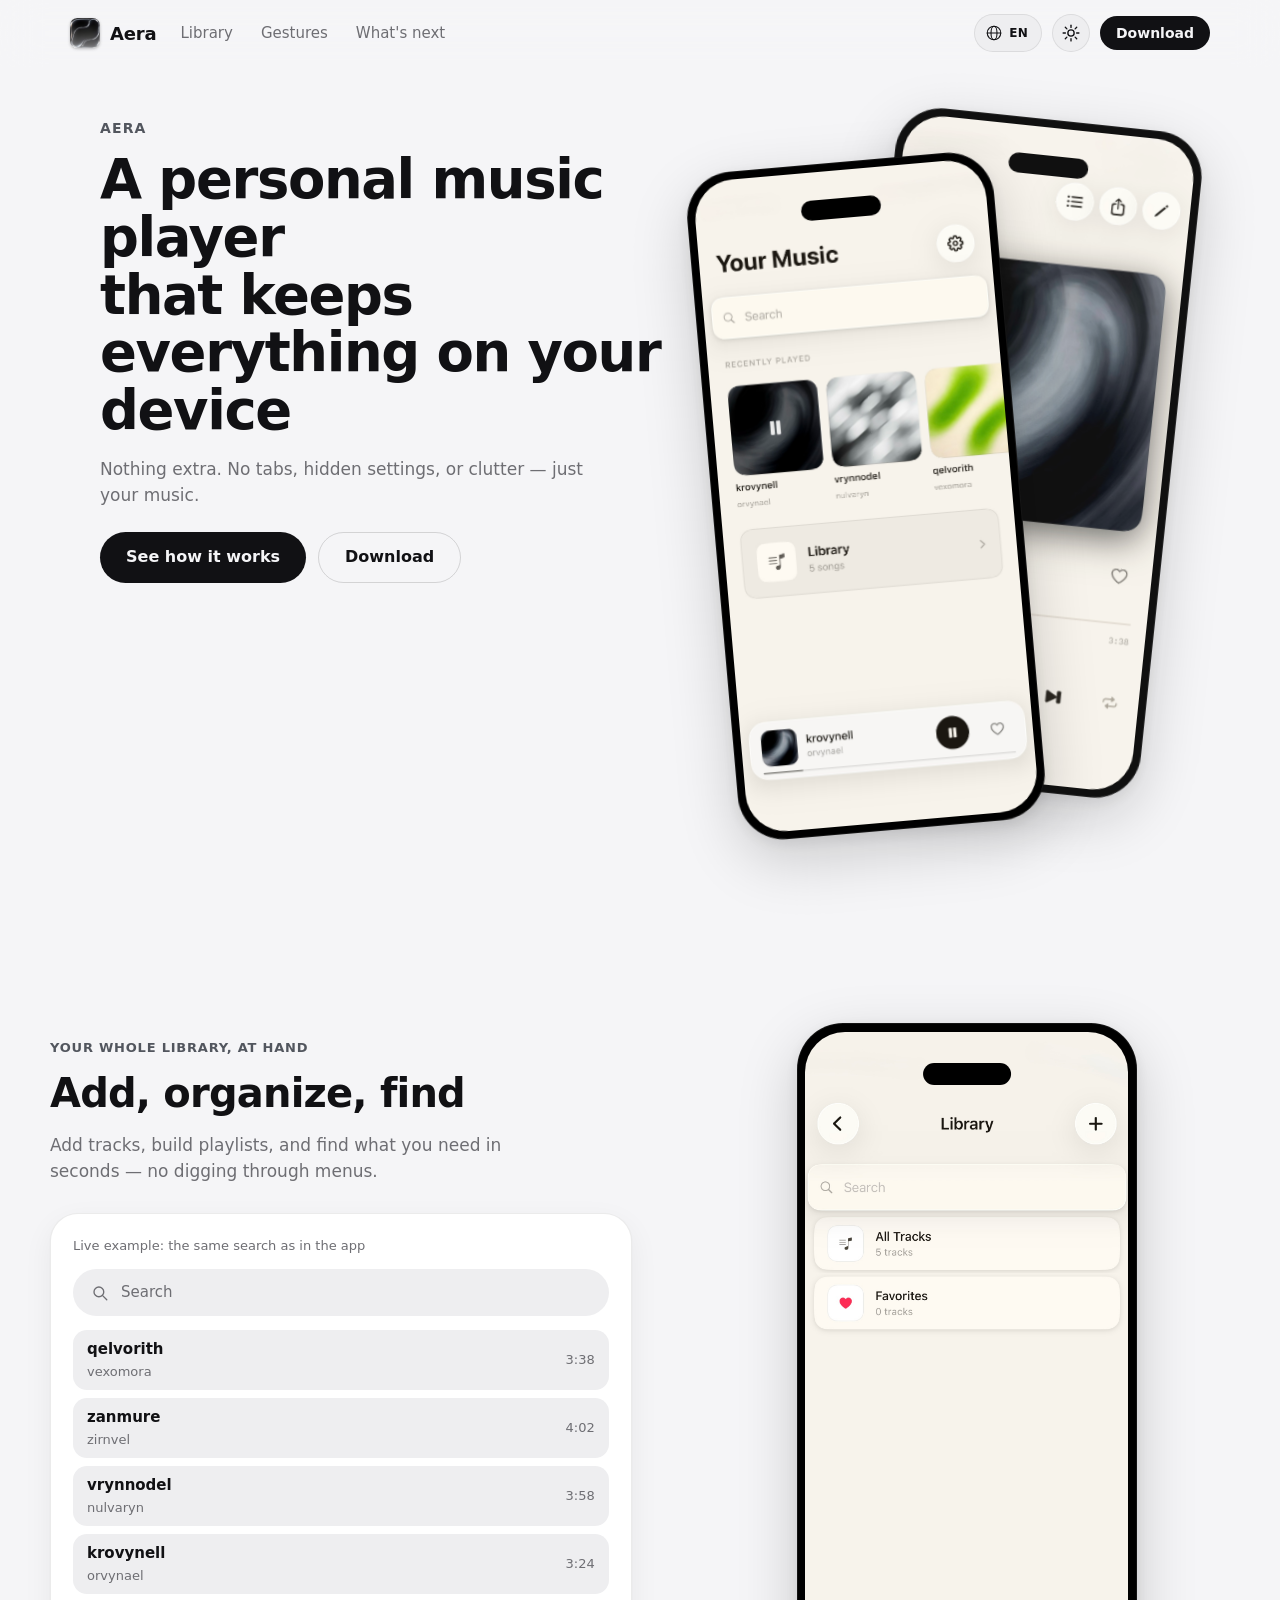
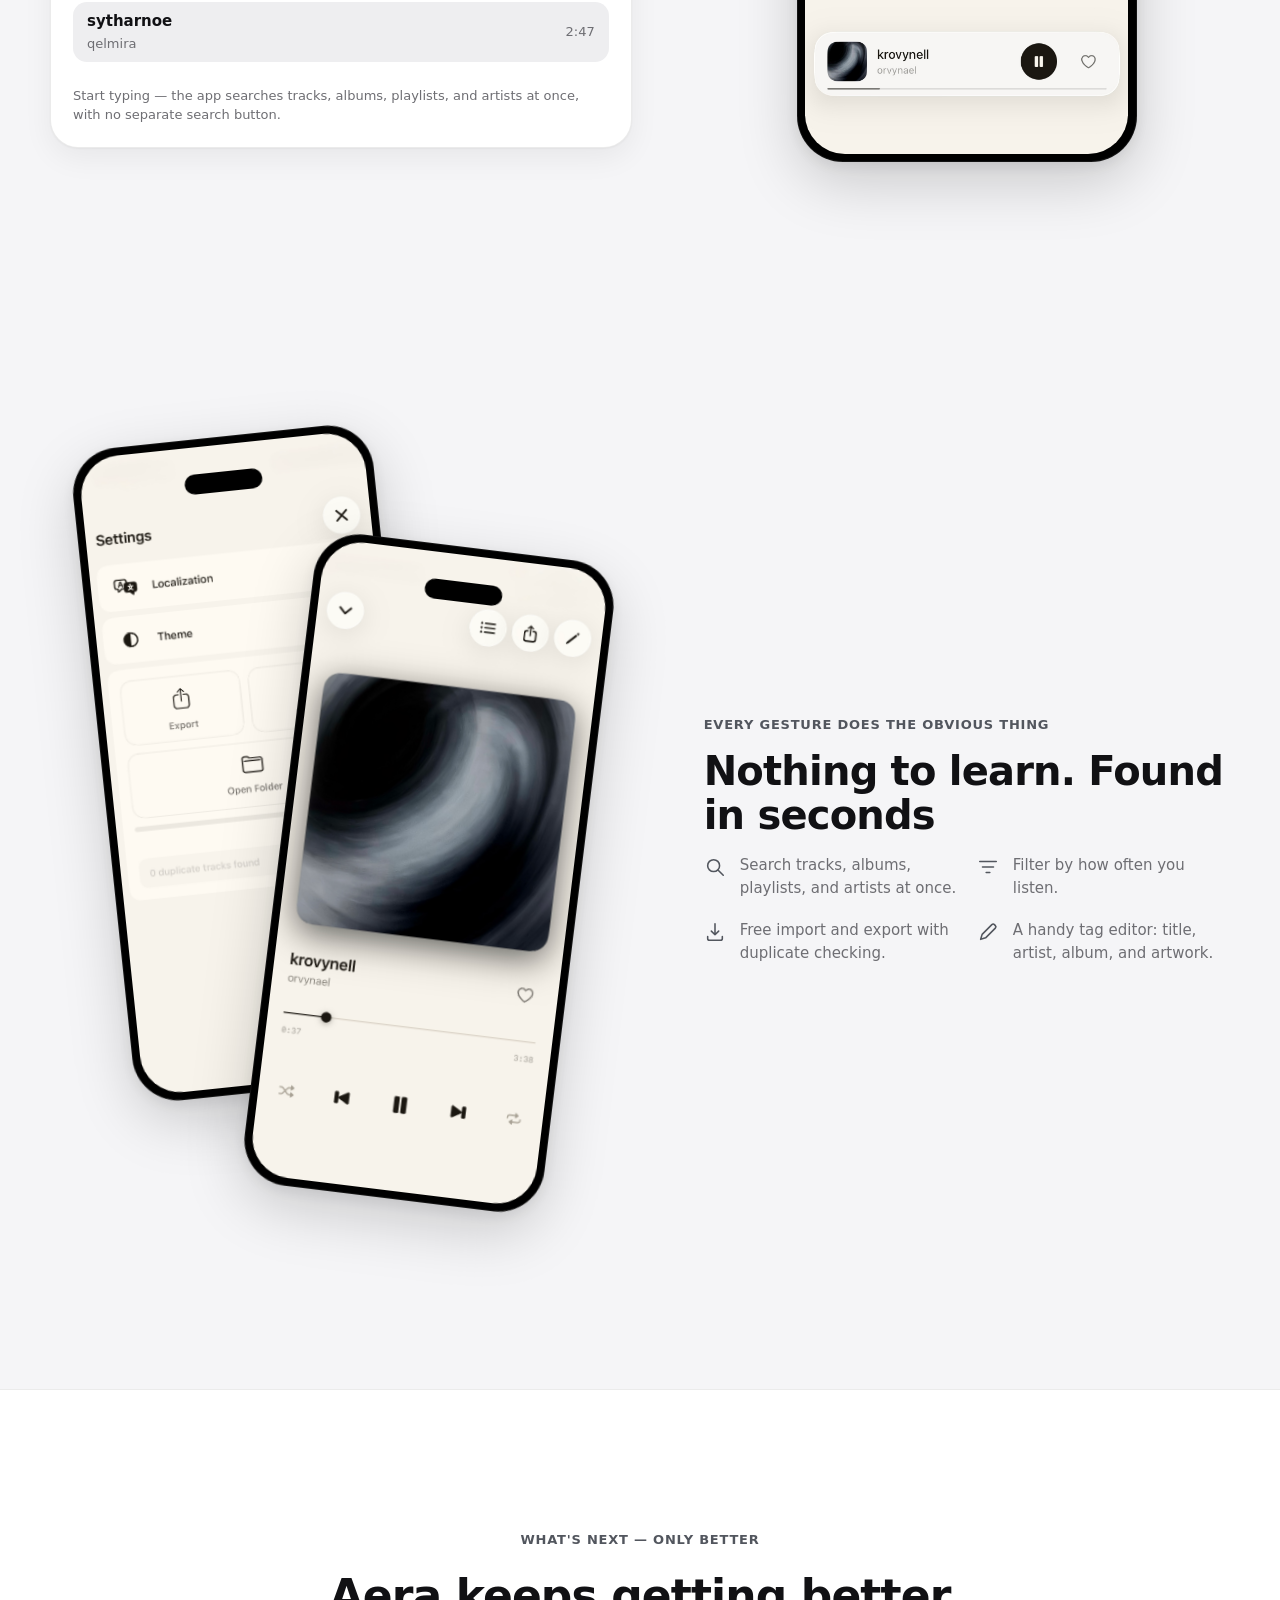
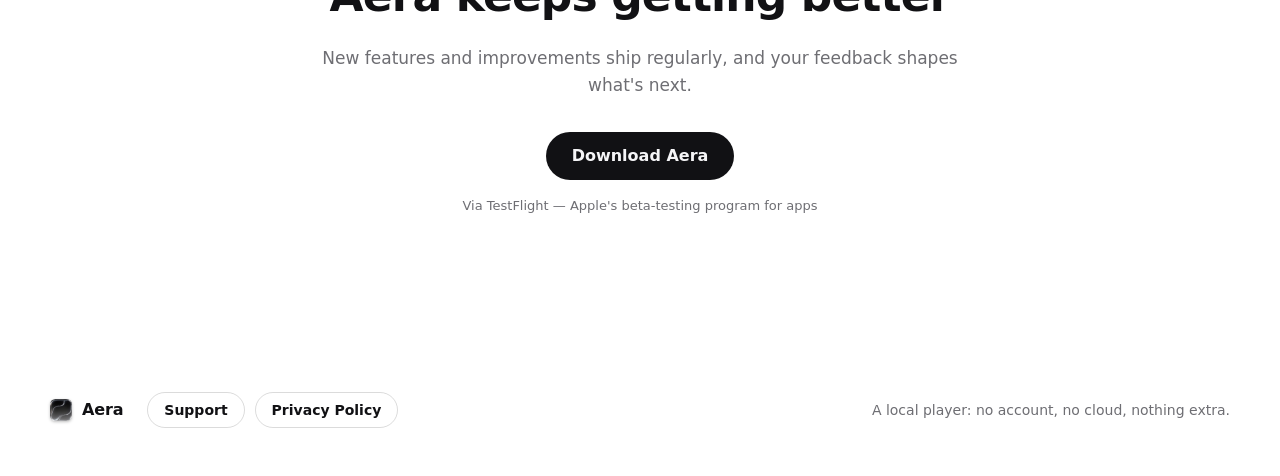
<file: index.html>
<!DOCTYPE html>
<html lang="ru">
<head>
<meta charset="UTF-8">
<meta name="viewport" content="width=device-width, initial-scale=1">
<title data-i18n="index.metaTitle">Aera — личный музыкальный плеер</title>
<meta name="description" content="Aera — музыкальный плеер, который хранит всё на устройстве. Никаких вкладок, спрятанных настроек и мусора — только ваша музыка." data-i18n-content="index.metaDescription">
<link rel="icon" href="img/icon-light.png" media="(prefers-color-scheme: light)">
<link rel="icon" href="img/icon-dark.png" media="(prefers-color-scheme: dark)">
<link rel="icon" href="img/icon-light.png">
<link rel="stylesheet" href="css/styles.css">
</head>
<body>

<a class="skip-link" href="#top" data-i18n="nav.skip">Перейти к содержимому</a>

<header class="nav" id="nav">
  <div class="nav__inner">
    <a class="brand" href="#top" aria-label="Aera — на главную" data-i18n-aria-label="nav.homeAria">
      <span class="brand__icon">
        <img class="shot shot--light" src="img/icon-light.png" alt="" width="64" height="64">
        <img class="shot shot--dark" src="img/icon-dark.png" alt="" width="64" height="64">
      </span>
      <span class="brand__name">Aera</span>
    </a>

    <nav class="nav__links" aria-label="Основная навигация" data-i18n-aria-label="nav.primaryAria">
      <a href="#library" data-i18n="nav.library">Библиотека</a>
      <a href="#gestures" data-i18n="nav.gestures">Жесты</a>
      <a href="#future" data-i18n="nav.future">Дальше</a>
    </nav>

    <div class="nav__actions">
      <div class="lang-switcher" id="langSwitcher">
        <button class="lang-toggle" id="langToggle" type="button" aria-haspopup="listbox" aria-expanded="false" aria-label="Изменить язык" data-i18n-aria-label="nav.langAria">
          <svg class="icon" viewBox="0 0 24 24" aria-hidden="true"><circle cx="12" cy="12" r="9"/><ellipse cx="12" cy="12" rx="4" ry="9"/><line x1="3" y1="12" x2="21" y2="12"/></svg>
          <span class="lang-toggle__code" id="langToggleCode">RU</span>
        </button>
        <ul class="lang-menu" id="langMenu" role="listbox" hidden>
          <li role="option" data-lang="be"><button type="button">Беларуская</button></li>
          <li role="option" data-lang="bg"><button type="button">Български</button></li>
          <li role="option" data-lang="de"><button type="button">Deutsch</button></li>
          <li role="option" data-lang="en"><button type="button">English</button></li>
          <li role="option" data-lang="ru"><button type="button">Русский</button></li>
          <li role="option" data-lang="uk"><button type="button">Українська</button></li>
        </ul>
      </div>
      <button class="theme-toggle" id="themeToggle" type="button" aria-label="Переключить тему" data-i18n-aria-label="nav.themeAria">
        <svg class="icon icon--sun" viewBox="0 0 24 24" aria-hidden="true"><circle cx="12" cy="12" r="4.2"/><g class="rays"><line x1="12" y1="1.5" x2="12" y2="4.5"/><line x1="12" y1="19.5" x2="12" y2="22.5"/><line x1="1.5" y1="12" x2="4.5" y2="12"/><line x1="19.5" y1="12" x2="22.5" y2="12"/><line x1="4.4" y1="4.4" x2="6.5" y2="6.5"/><line x1="17.5" y1="17.5" x2="19.6" y2="19.6"/><line x1="4.4" y1="19.6" x2="6.5" y2="17.5"/><line x1="17.5" y1="6.5" x2="19.6" y2="4.4"/></g></svg>
        <svg class="icon icon--moon" viewBox="0 0 24 24" aria-hidden="true"><path d="M20.5 14.5A8.5 8.5 0 1 1 9.5 3.5a7 7 0 0 0 11 11z"/></svg>
      </button>
      <a class="btn btn--small btn--primary" href="https://testflight.apple.com/join/pvtwaEbs" target="_blank" rel="noopener noreferrer" data-i18n="nav.download">Скачать</a>
    </div>
  </div>
</header>

<main>

  <section class="hero" id="top">
    <div class="hero__text reveal">
      <p class="eyebrow">Aera</p>
      <h1 class="hero__title" data-i18n-html="hero.title">Личный музыкальный плеер,<br>который хранит всё на устройстве</h1>
      <p class="hero__lead" data-i18n="hero.lead">Ничего лишнего. Никаких вкладок, спрятанных настроек и мусора — только ваша музыка.</p>
      <div class="hero__actions">
        <a class="btn btn--primary btn--large" href="#gestures" data-i18n="hero.ctaPrimary">Смотреть, как это работает</a>
        <a class="btn btn--ghost btn--large" href="https://testflight.apple.com/join/pvtwaEbs" target="_blank" rel="noopener noreferrer" data-i18n="nav.download">Скачать</a>
      </div>
    </div>

    <div class="hero__visual reveal reveal--delay">
      <div class="phone phone--back">
        <div class="phone__frame">
          <div class="phone__island"></div>
          <div class="phone__screen">
            <img class="shot shot--light" src="img/track-white.png" alt="Полноэкранный плеер Aera с обложкой альбома" data-i18n-alt="hero.imgTrackAlt" width="1206" height="2622" loading="eager">
            <img class="shot shot--dark" src="img/track-black.png" alt="Полноэкранный плеер Aera с обложкой альбома" data-i18n-alt="hero.imgTrackAlt" width="1206" height="2622" loading="eager">
          </div>
        </div>
      </div>
      <div class="phone phone--front">
        <div class="phone__frame">
          <div class="phone__island"></div>
          <div class="phone__screen">
            <img class="shot shot--light" src="img/main-screen-white.png" alt="Главный экран Aera «Your Music» с мини-плеером" data-i18n-alt="hero.imgMainAlt" width="1206" height="2622" loading="eager">
            <img class="shot shot--dark" src="img/main-screen-black.png" alt="Главный экран Aera «Your Music» с мини-плеером" data-i18n-alt="hero.imgMainAlt" width="1206" height="2622" loading="eager">
          </div>
        </div>
      </div>
    </div>
  </section>

  <section class="section" id="library">
    <div class="section__grid">
      <div class="section__text reveal">
        <p class="kicker" data-i18n="library.kicker">Вся библиотека под рукой</p>
        <h2 data-i18n="library.heading">Добавляйте, собирайте, находите</h2>
        <p class="section__lead" data-i18n="library.lead">Добавляйте треки, собирайте плейлисты и находите нужное за секунды — без блужданий по меню.</p>

        <div class="demo-card">
          <p class="demo-card__label" data-i18n="library.demoLabel">Живой пример: тот же поиск, что в приложении</p>
          <div class="demo-search">
            <svg viewBox="0 0 24 24" aria-hidden="true"><circle cx="10.5" cy="10.5" r="6.5"/><line x1="15.5" y1="15.5" x2="21" y2="21"/></svg>
            <input class="demo-search__input" id="demoSearchInput" type="text" placeholder="Поиск" aria-label="Поиск по демо-библиотеке" data-i18n-placeholder="library.searchPlaceholder" data-i18n-aria-label="library.searchAria" autocomplete="off">
          </div>
          <ul class="demo-tracks">
            <li class="demo-track" data-title="qelvorith" data-artist="vexomora">
              <span class="demo-track__meta"><strong>qelvorith</strong><em>vexomora</em></span>
              <span class="demo-track__duration">3:38</span>
            </li>
            <li class="demo-track" data-title="zanmure" data-artist="zirnvel">
              <span class="demo-track__meta"><strong>zanmure</strong><em>zirnvel</em></span>
              <span class="demo-track__duration">4:02</span>
            </li>
            <li class="demo-track" data-title="vrynnodel" data-artist="nulvaryn">
              <span class="demo-track__meta"><strong>vrynnodel</strong><em>nulvaryn</em></span>
              <span class="demo-track__duration">3:58</span>
            </li>
            <li class="demo-track" data-title="krovynell" data-artist="orvynael">
              <span class="demo-track__meta"><strong>krovynell</strong><em>orvynael</em></span>
              <span class="demo-track__duration">3:24</span>
            </li>
            <li class="demo-track" data-title="sytharnoe" data-artist="qelmira">
              <span class="demo-track__meta"><strong>sytharnoe</strong><em>qelmira</em></span>
              <span class="demo-track__duration">2:47</span>
            </li>
          </ul>
          <p class="demo-card__empty" id="demoSearchEmpty" hidden data-i18n="library.emptyResult">Ничего не найдено</p>
          <p class="demo-card__hint" data-i18n="library.demoHint">Начните печатать — приложение ищет сразу по трекам, альбомам, плейлистам и исполнителям, без отдельной кнопки поиска.</p>
        </div>
      </div>

      <div class="section__visual reveal reveal--delay">
        <div class="phone phone--solo">
          <div class="phone__frame">
            <div class="phone__island"></div>
            <div class="phone__screen">
              <img class="shot shot--light" src="img/library-white.png" alt="Экран «Library» с плейлистами Aera" data-i18n-alt="library.imgAlt" width="1206" height="2622" loading="lazy">
              <img class="shot shot--dark" src="img/library-black.png" alt="Экран «Library» с плейлистами Aera" data-i18n-alt="library.imgAlt" width="1206" height="2622" loading="lazy">
            </div>
          </div>
        </div>
      </div>
    </div>
  </section>

  <section class="section" id="gestures">
    <div class="section__grid">
      <div class="section__visual section__visual--pair reveal reveal--delay">
        <div class="phone phone--pair">
          <div class="phone__frame">
            <div class="phone__island"></div>
            <div class="phone__screen">
              <img class="shot shot--light" src="img/settings-white.png" alt="Экран настроек Aera: импорт, экспорт и проверка дубликатов" data-i18n-alt="gestures.imgSettingsAlt" width="1206" height="2622" loading="lazy">
              <img class="shot shot--dark" src="img/settings-black.png" alt="Экран настроек Aera: импорт, экспорт и проверка дубликатов" data-i18n-alt="gestures.imgSettingsAlt" width="1206" height="2622" loading="lazy">
            </div>
          </div>
        </div>
        <div class="phone phone--pair phone--pair-offset">
          <div class="phone__frame">
            <div class="phone__island"></div>
            <div class="phone__screen">
              <img class="shot shot--light" src="img/track-white.png" alt="Экран трека с редактированием тегов в Aera" data-i18n-alt="gestures.imgTrackAlt" width="1206" height="2622" loading="lazy">
              <img class="shot shot--dark" src="img/track-black.png" alt="Экран трека с редактированием тегов в Aera" data-i18n-alt="gestures.imgTrackAlt" width="1206" height="2622" loading="lazy">
            </div>
          </div>
        </div>
      </div>

      <div class="section__text reveal">
        <p class="kicker" data-i18n="gestures.kicker">Каждый жест делает очевидное</p>
        <h2 data-i18n="gestures.heading">Учиться нечему. Найдётся за секунды</h2>
        <div class="feature-grid">
          <div class="feature">
            <svg class="feature__icon" viewBox="0 0 24 24" aria-hidden="true"><circle cx="10.5" cy="10.5" r="6.5"/><line x1="15.5" y1="15.5" x2="21" y2="21"/></svg>
            <p data-i18n="gestures.feature1">Поиск сразу по трекам, альбомам, плейлистам и исполнителям.</p>
          </div>
          <div class="feature">
            <svg class="feature__icon" viewBox="0 0 24 24" aria-hidden="true"><path d="M3 6h18M6 12h12M10 18h4"/></svg>
            <p data-i18n="gestures.feature2">Фильтр по частоте прослушивания.</p>
          </div>
          <div class="feature">
            <svg class="feature__icon" viewBox="0 0 24 24" aria-hidden="true"><path d="M12 3v12m0 0l-4-4m4 4l4-4"/><path d="M4 17v2a2 2 0 0 0 2 2h12a2 2 0 0 0 2-2v-2"/></svg>
            <p data-i18n="gestures.feature3">Свободный импорт и экспорт треков с проверкой на дубликаты.</p>
          </div>
          <div class="feature">
            <svg class="feature__icon" viewBox="0 0 24 24" aria-hidden="true"><path d="M4 20l1.6-5.4L16.2 4a2 2 0 0 1 2.8 0l1 1a2 2 0 0 1 0 2.8L9.4 18.4 4 20z"/></svg>
            <p data-i18n="gestures.feature4">Удобный редактор тегов: название, исполнитель, альбом и обложка.</p>
          </div>
        </div>
      </div>
    </div>
  </section>

  <section class="future" id="future">
    <div class="future__inner reveal">
      <p class="kicker" data-i18n="future.kicker">Дальше — только лучше</p>
      <h2 data-i18n="future.heading">Aera активно развивается</h2>
      <p class="future__lead" data-i18n="future.lead">Новые возможности и улучшения выходят регулярно, а ваши отзывы определяют, что будет дальше.</p>
      <div class="future__actions">
        <a class="btn btn--large btn--primary" href="https://testflight.apple.com/join/pvtwaEbs" target="_blank" rel="noopener noreferrer" data-i18n="future.cta">Скачать Aera</a>
      </div>
      <p class="future__note" data-i18n="future.note">Через TestFlight — бета-программа Apple для тестирования приложений</p>
    </div>
  </section>

</main>

<footer class="footer">
  <div class="footer__inner">
    <div class="footer__brand-group">
      <a class="brand brand--footer" href="#top" aria-label="Aera — на главную" data-i18n-aria-label="nav.homeAria">
        <span class="brand__icon brand__icon--sm">
          <img class="shot shot--light" src="img/icon-light.png" alt="" width="64" height="64">
          <img class="shot shot--dark" src="img/icon-dark.png" alt="" width="64" height="64">
        </span>
        <span class="brand__name">Aera</span>
      </a>
      <nav class="footer__links" aria-label="Дополнительно" data-i18n-aria-label="footer.moreAria">
        <a class="btn btn--small btn--ghost" href="support.html" data-i18n="footer.support">Поддержка</a>
        <a class="btn btn--small btn--ghost" href="privacy.html" data-i18n="footer.privacy">Конфиденциальность</a>
      </nav>
    </div>
    <p data-i18n="footer.tagline">Локальный плеер: без аккаунта, без облака, без лишнего.</p>
  </div>
</footer>

<script src="js/i18n.js" defer></script>
<script src="js/script.js" defer></script>
</body>
</html>
</file>
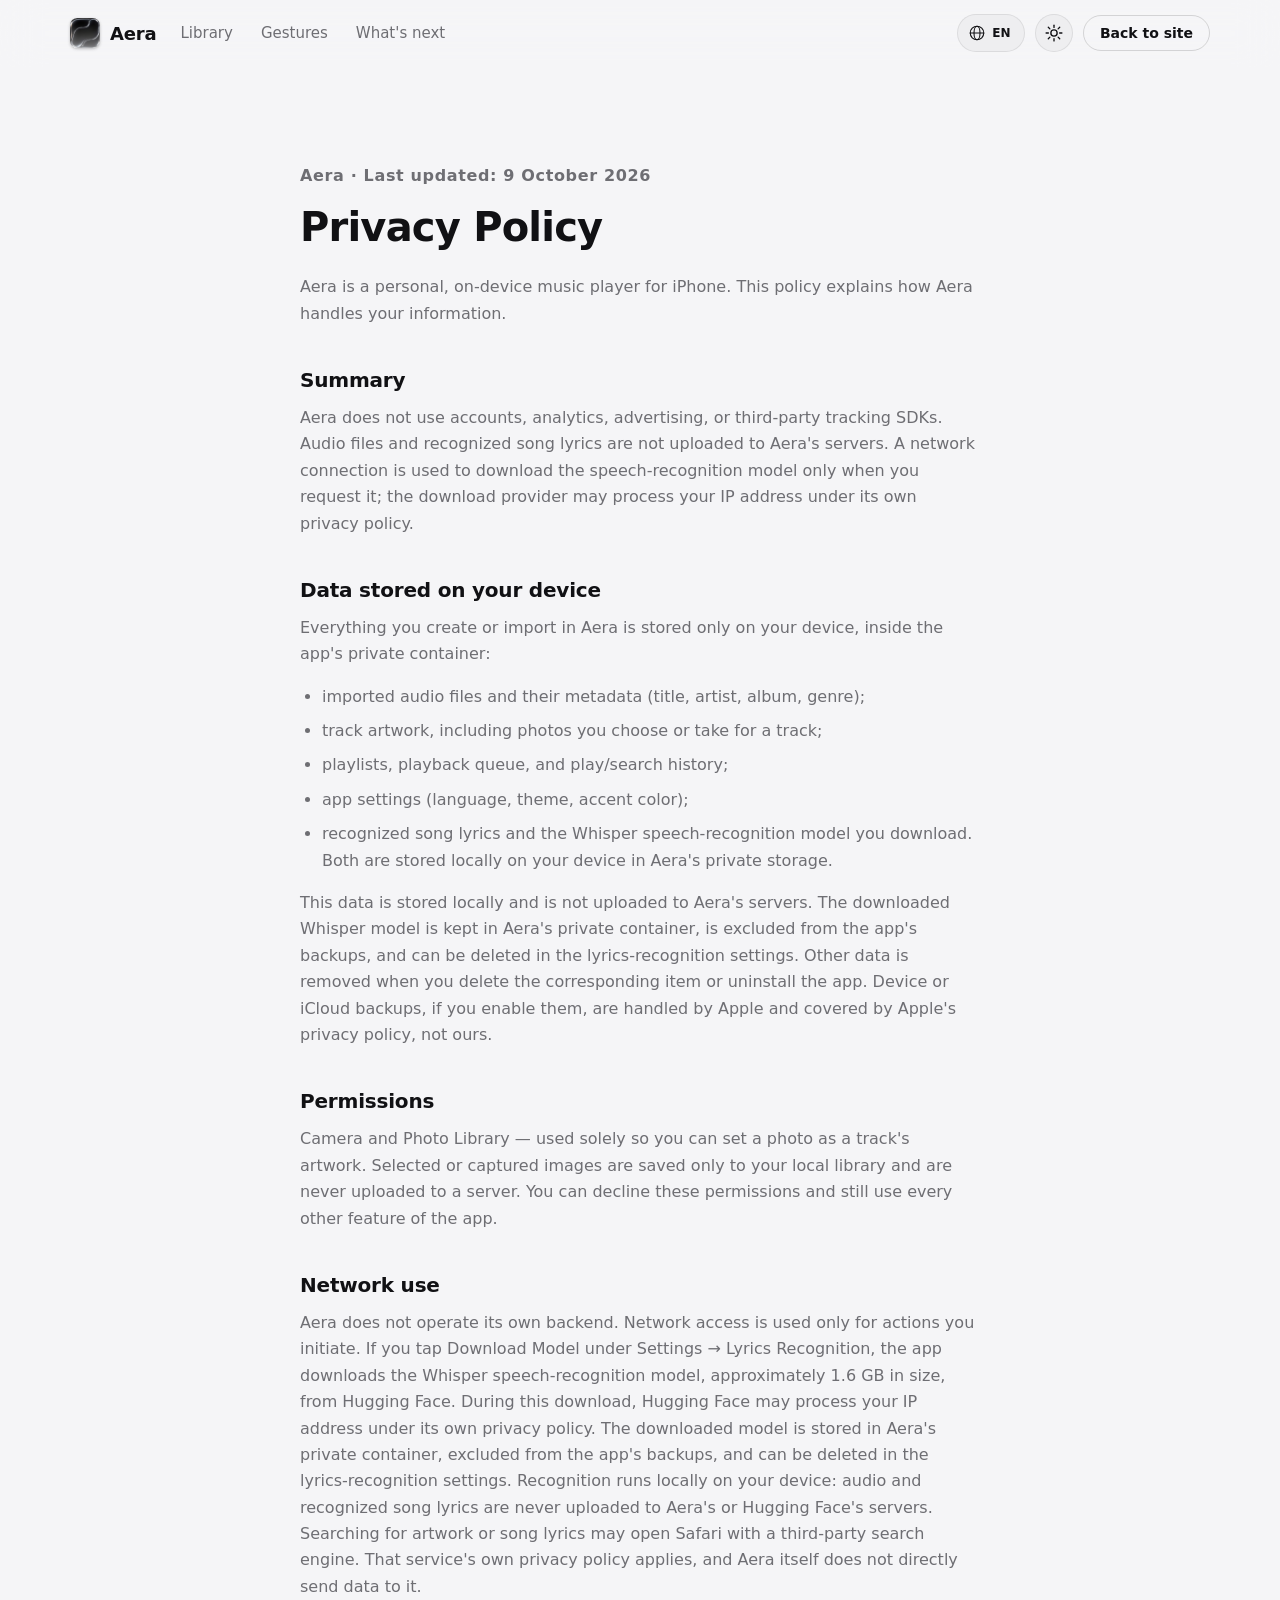
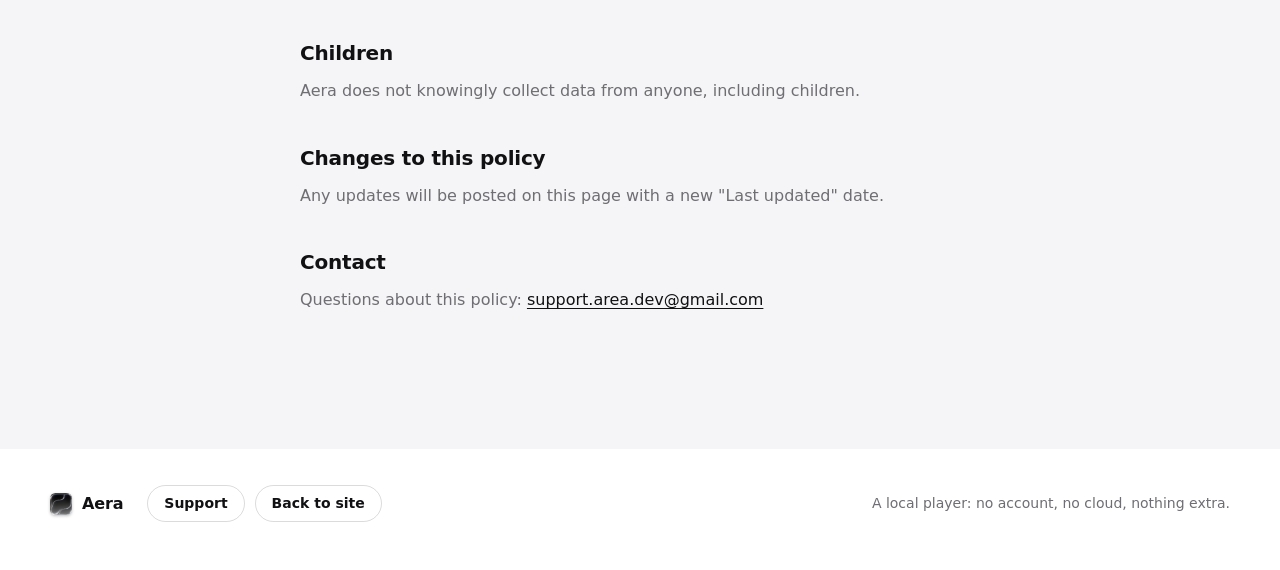
<file: privacy.html>
<!DOCTYPE html>
<html lang="ru">
<head>
<meta charset="UTF-8">
<meta name="viewport" content="width=device-width, initial-scale=1">
<title data-i18n="privacy.metaTitle">Privacy Policy — Aera</title>
<meta name="description" content="Aera privacy policy: what data stays on your device, what permissions the app asks for, and how to contact us." data-i18n-content="privacy.metaDescription">
<link rel="icon" href="img/icon-light.png" media="(prefers-color-scheme: light)">
<link rel="icon" href="img/icon-dark.png" media="(prefers-color-scheme: dark)">
<link rel="icon" href="img/icon-light.png">
<link rel="stylesheet" href="css/styles.css">
</head>
<body>

<a class="skip-link" href="#content" data-i18n="nav.skip">Skip to content</a>

<header class="nav" id="nav">
  <div class="nav__inner">
    <a class="brand" href="index.html" aria-label="Aera — home" data-i18n-aria-label="nav.homeAria">
      <span class="brand__icon">
        <img class="shot shot--light" src="img/icon-light.png" alt="" width="64" height="64">
        <img class="shot shot--dark" src="img/icon-dark.png" alt="" width="64" height="64">
      </span>
      <span class="brand__name">Aera</span>
    </a>

    <nav class="nav__links" aria-label="Primary" data-i18n-aria-label="nav.primaryAria">
      <a href="index.html#library" data-i18n="nav.library">Library</a>
      <a href="index.html#gestures" data-i18n="nav.gestures">Gestures</a>
      <a href="index.html#future" data-i18n="nav.future">What's next</a>
    </nav>

    <div class="nav__actions">
      <div class="lang-switcher" id="langSwitcher">
        <button class="lang-toggle" id="langToggle" type="button" aria-haspopup="listbox" aria-expanded="false" aria-label="Change language" data-i18n-aria-label="nav.langAria">
          <svg class="icon" viewBox="0 0 24 24" aria-hidden="true"><circle cx="12" cy="12" r="9"/><ellipse cx="12" cy="12" rx="4" ry="9"/><line x1="3" y1="12" x2="21" y2="12"/></svg>
          <span class="lang-toggle__code" id="langToggleCode">EN</span>
        </button>
        <ul class="lang-menu" id="langMenu" role="listbox" hidden>
          <li role="option" data-lang="be"><button type="button">Беларуская</button></li>
          <li role="option" data-lang="bg"><button type="button">Български</button></li>
          <li role="option" data-lang="de"><button type="button">Deutsch</button></li>
          <li role="option" data-lang="en"><button type="button">English</button></li>
          <li role="option" data-lang="ru"><button type="button">Русский</button></li>
          <li role="option" data-lang="uk"><button type="button">Українська</button></li>
        </ul>
      </div>
      <button class="theme-toggle" id="themeToggle" type="button" aria-label="Toggle theme" data-i18n-aria-label="nav.themeAria">
        <svg class="icon icon--sun" viewBox="0 0 24 24" aria-hidden="true"><circle cx="12" cy="12" r="4.2"/><g class="rays"><line x1="12" y1="1.5" x2="12" y2="4.5"/><line x1="12" y1="19.5" x2="12" y2="22.5"/><line x1="1.5" y1="12" x2="4.5" y2="12"/><line x1="19.5" y1="12" x2="22.5" y2="12"/><line x1="4.4" y1="4.4" x2="6.5" y2="6.5"/><line x1="17.5" y1="17.5" x2="19.6" y2="19.6"/><line x1="4.4" y1="19.6" x2="6.5" y2="17.5"/><line x1="17.5" y1="6.5" x2="19.6" y2="4.4"/></g></svg>
        <svg class="icon icon--moon" viewBox="0 0 24 24" aria-hidden="true"><path d="M20.5 14.5A8.5 8.5 0 1 1 9.5 3.5a7 7 0 0 0 11 11z"/></svg>
      </button>
      <a class="btn btn--small btn--ghost" href="index.html" data-i18n="nav.backToSite">Back to site</a>
    </div>
  </div>
</header>

<main>
  <article class="legal" id="content">
    <p class="legal__eyebrow" data-i18n="privacy.eyebrow">Aera · Last updated: 9 October 2026</p>
    <h1 data-i18n="privacy.h1">Privacy Policy</h1>

    <p data-i18n="privacy.intro">Aera is a personal, on-device music player for iPhone. This policy explains how Aera handles your information.</p>

    <h2 data-i18n="privacy.summaryH2">Summary</h2>
    <p data-i18n="privacy.summaryBody">Aera does not collect, transmit, sell, or share any personal data. There are no accounts, no analytics, no advertising, and no third-party tracking SDKs.</p>

    <h2 data-i18n="privacy.dataH2">Data stored on your device</h2>
    <p data-i18n="privacy.dataIntro">Everything you create or import in Aera is stored only on your device, inside the app's private container:</p>
    <ul>
      <li data-i18n="privacy.dataLi1">imported audio files and their metadata (title, artist, album, genre);</li>
      <li data-i18n="privacy.dataLi2">track artwork, including photos you choose or take for a track;</li>
      <li data-i18n="privacy.dataLi3">playlists, playback queue, and play/search history;</li>
      <li data-i18n="privacy.dataLi4">app settings (language, theme, accent color);</li>
      <li data-i18n="privacy.dataLi5">recognized song lyrics and, if you downloaded it, the lyrics recognition model.</li>
    </ul>
    <p data-i18n="privacy.dataOutro">This data never leaves your device through Aera. It is removed when you delete the corresponding item or uninstall the app. Device or iCloud backups, if you enable them, are handled by Apple and covered by Apple's privacy policy, not ours.</p>

    <h2 data-i18n="privacy.permissionsH2">Permissions</h2>
      <p data-i18n-html="privacy.permissionsLi">Camera and Photo Library — used solely so you can set a photo as a track's artwork. Selected or captured images are saved only to your local library and are never uploaded. You can decline these permissions and still use every other feature of the app.</p>

    <h2 data-i18n="privacy.networkH2">Network use</h2>
    <p data-i18n="privacy.networkBody">Aera has no backend and no accounts. The app makes one kind of network request, and only when you ask for it: when you tap Download Model in Settings → Lyrics Recognition, Aera downloads the open-source Whisper speech recognition model (about 1.6 GB) from Hugging Face (huggingface.co). This request contains no personal data — only what any download sends, such as your IP address, which Hugging Face handles under its own privacy policy. The model is stored in the app's private container, excluded from backups, and can be deleted in Settings at any time. Lyrics recognition runs entirely on your device: your audio files and the recognized lyrics are never uploaded. When editing a track you may also tap a button that opens your device's web browser to search for artwork or lyrics. That opens a third-party search engine in Safari, governed by that provider's own privacy policy; Aera itself sends them nothing.</p>

    <h2 data-i18n="privacy.childrenH2">Children</h2>
    <p data-i18n="privacy.childrenBody">Aera does not knowingly collect data from anyone, including children.</p>

    <h2 data-i18n="privacy.changesH2">Changes to this policy</h2>
    <p data-i18n="privacy.changesBody">Any updates will be posted on this page with a new "Last updated" date.</p>

    <h2 data-i18n="privacy.contactH2">Contact</h2>
    <p data-i18n-html="privacy.contactBody">Questions about this policy: <a href="mailto:support.area.dev@gmail.com">support.area.dev@gmail.com</a></p>
  </article>
</main>

<footer class="footer">
  <div class="footer__inner">
    <div class="footer__brand-group">
      <a class="brand brand--footer" href="index.html" aria-label="Aera — home" data-i18n-aria-label="nav.homeAria">
        <span class="brand__icon brand__icon--sm">
          <img class="shot shot--light" src="img/icon-light.png" alt="" width="64" height="64">
          <img class="shot shot--dark" src="img/icon-dark.png" alt="" width="64" height="64">
        </span>
        <span class="brand__name">Aera</span>
      </a>
      <nav class="footer__links" aria-label="More" data-i18n-aria-label="footer.moreAria">
        <a class="btn btn--small btn--ghost" href="support.html" data-i18n="footer.support">Support</a>
        <a class="btn btn--small btn--ghost" href="index.html" data-i18n="nav.backToSite">Back to site</a>
      </nav>
    </div>
    <p data-i18n="footer.tagline">A local player: no account, no cloud, nothing extra.</p>
  </div>
</footer>

<script src="js/i18n.js" defer></script>
<script src="js/script.js" defer></script>
</body>
</html>
</file>
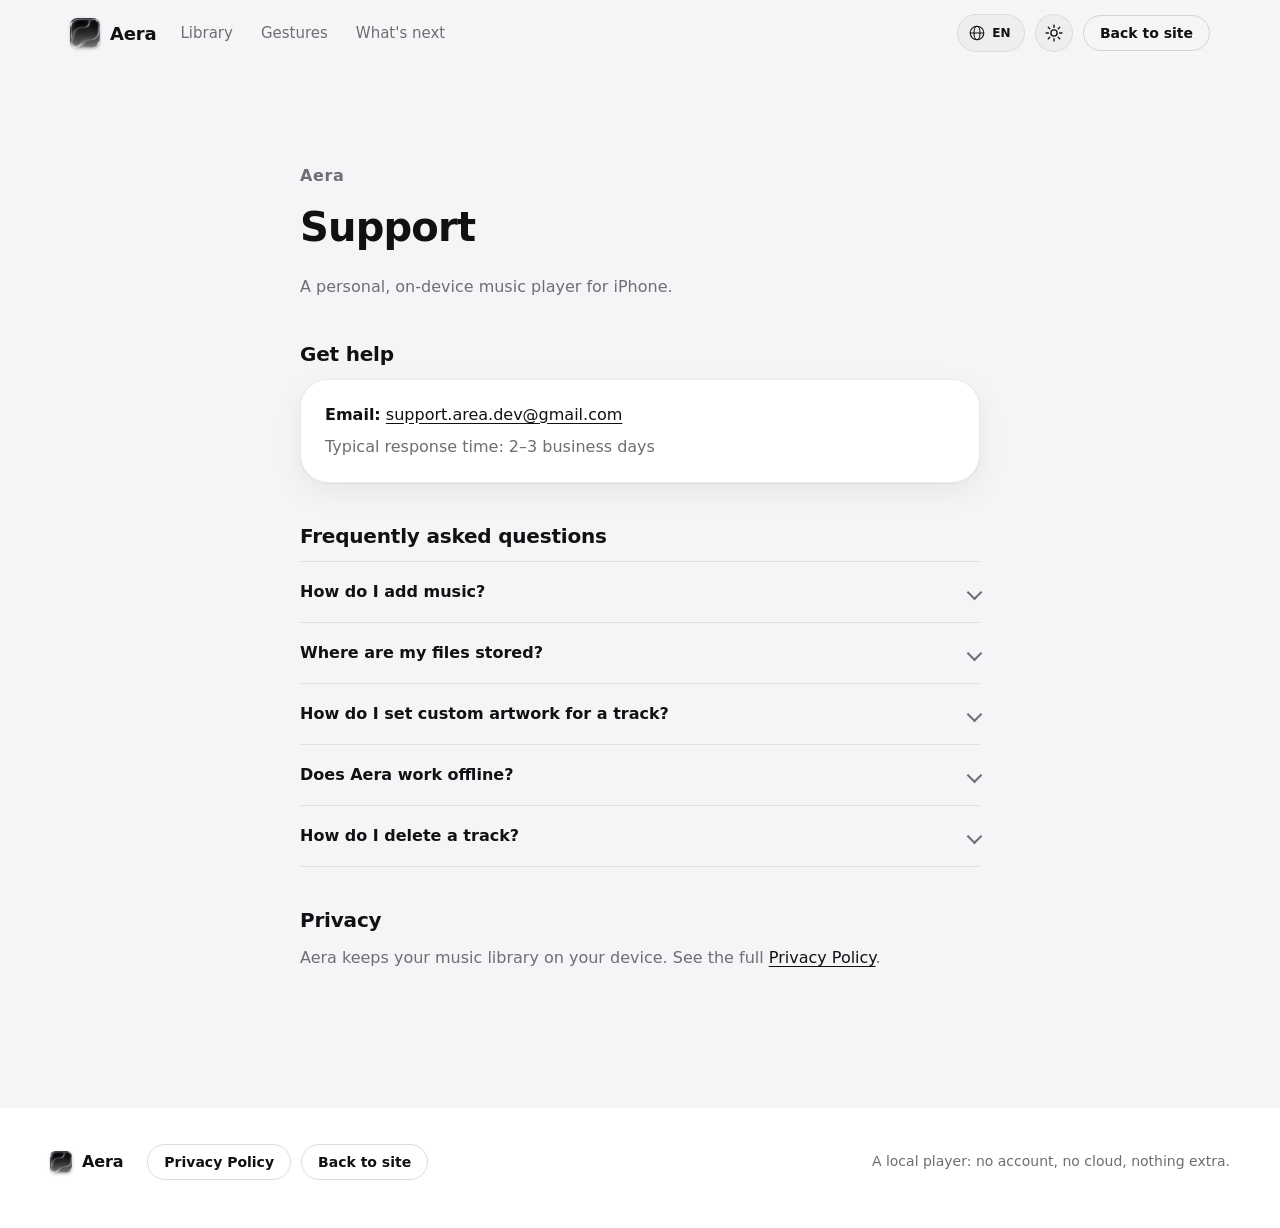
<file: support.html>
<!DOCTYPE html>
<html lang="ru">
<head>
<meta charset="UTF-8">
<meta name="viewport" content="width=device-width, initial-scale=1">
<title data-i18n="support.metaTitle">Support — Aera</title>
<meta name="description" content="Get help with Aera: contact support and find answers to frequently asked questions." data-i18n-content="support.metaDescription">
<link rel="icon" href="img/icon-light.png" media="(prefers-color-scheme: light)">
<link rel="icon" href="img/icon-dark.png" media="(prefers-color-scheme: dark)">
<link rel="icon" href="img/icon-light.png">
<link rel="stylesheet" href="css/styles.css">
</head>
<body>

<a class="skip-link" href="#content" data-i18n="nav.skip">Skip to content</a>

<header class="nav" id="nav">
  <div class="nav__inner">
    <a class="brand" href="index.html" aria-label="Aera — home" data-i18n-aria-label="nav.homeAria">
      <span class="brand__icon">
        <img class="shot shot--light" src="img/icon-light.png" alt="" width="64" height="64">
        <img class="shot shot--dark" src="img/icon-dark.png" alt="" width="64" height="64">
      </span>
      <span class="brand__name">Aera</span>
    </a>

    <nav class="nav__links" aria-label="Primary" data-i18n-aria-label="nav.primaryAria">
      <a href="index.html#library" data-i18n="nav.library">Library</a>
      <a href="index.html#gestures" data-i18n="nav.gestures">Gestures</a>
      <a href="index.html#future" data-i18n="nav.future">What's next</a>
    </nav>

    <div class="nav__actions">
      <div class="lang-switcher" id="langSwitcher">
        <button class="lang-toggle" id="langToggle" type="button" aria-haspopup="listbox" aria-expanded="false" aria-label="Change language" data-i18n-aria-label="nav.langAria">
          <svg class="icon" viewBox="0 0 24 24" aria-hidden="true"><circle cx="12" cy="12" r="9"/><ellipse cx="12" cy="12" rx="4" ry="9"/><line x1="3" y1="12" x2="21" y2="12"/></svg>
          <span class="lang-toggle__code" id="langToggleCode">EN</span>
        </button>
        <ul class="lang-menu" id="langMenu" role="listbox" hidden>
          <li role="option" data-lang="be"><button type="button">Беларуская</button></li>
          <li role="option" data-lang="bg"><button type="button">Български</button></li>
          <li role="option" data-lang="de"><button type="button">Deutsch</button></li>
          <li role="option" data-lang="en"><button type="button">English</button></li>
          <li role="option" data-lang="ru"><button type="button">Русский</button></li>
          <li role="option" data-lang="uk"><button type="button">Українська</button></li>
        </ul>
      </div>
      <button class="theme-toggle" id="themeToggle" type="button" aria-label="Toggle theme" data-i18n-aria-label="nav.themeAria">
        <svg class="icon icon--sun" viewBox="0 0 24 24" aria-hidden="true"><circle cx="12" cy="12" r="4.2"/><g class="rays"><line x1="12" y1="1.5" x2="12" y2="4.5"/><line x1="12" y1="19.5" x2="12" y2="22.5"/><line x1="1.5" y1="12" x2="4.5" y2="12"/><line x1="19.5" y1="12" x2="22.5" y2="12"/><line x1="4.4" y1="4.4" x2="6.5" y2="6.5"/><line x1="17.5" y1="17.5" x2="19.6" y2="19.6"/><line x1="4.4" y1="19.6" x2="6.5" y2="17.5"/><line x1="17.5" y1="6.5" x2="19.6" y2="4.4"/></g></svg>
        <svg class="icon icon--moon" viewBox="0 0 24 24" aria-hidden="true"><path d="M20.5 14.5A8.5 8.5 0 1 1 9.5 3.5a7 7 0 0 0 11 11z"/></svg>
      </button>
      <a class="btn btn--small btn--ghost" href="index.html" data-i18n="nav.backToSite">Back to site</a>
    </div>
  </div>
</header>

<main>
  <article class="legal" id="content">
    <p class="legal__eyebrow">Aera</p>
    <h1 data-i18n="support.h1">Support</h1>
    <p class="legal__lead" data-i18n="support.lead">A personal, on-device music player for iPhone.</p>

    <h2 data-i18n="support.getHelpH2">Get help</h2>
    <div class="support-card">
      <p data-i18n-html="support.emailBody"><strong>Email:</strong> <a href="mailto:support.area.dev@gmail.com">support.area.dev@gmail.com</a></p>
      <p data-i18n="support.responseTime">Typical response time: 2–3 business days</p>
    </div>

    <h2 data-i18n="support.faqH2">Frequently asked questions</h2>
    <div class="faq">
      <details class="faq__item">
        <summary data-i18n="support.faq1Q">How do I add music?</summary>
        <p data-i18n="support.faq1A">Open any audio file from the Files app and choose Share → Aera, or use Import inside the app. Your library stays empty until you add tracks.</p>
      </details>
      <details class="faq__item">
        <summary data-i18n="support.faq2Q">Where are my files stored?</summary>
        <p data-i18n="support.faq2A">On your device only — in Aera's private storage and under On My iPhone → Aera in the Files app. Nothing is uploaded anywhere.</p>
      </details>
      <details class="faq__item">
        <summary data-i18n="support.faq3Q">How do I set custom artwork for a track?</summary>
        <p data-i18n="support.faq3A">Edit a track, tap the artwork, then choose a photo from your library, take a new photo, paste an image, or search the web.</p>
      </details>
      <details class="faq__item">
        <summary data-i18n="support.faq4Q">Does Aera work offline?</summary>
        <p data-i18n="support.faq4A">Yes. Aera has no accounts and no server — it works entirely offline.</p>
      </details>
      <details class="faq__item">
        <summary data-i18n="support.faq5Q">How do I delete a track?</summary>
        <p data-i18n="support.faq5A">Swipe a track in your library and remove it. Removing a track from All Tracks deletes the file and its record; removing it from another playlist only unlists it there.</p>
      </details>
    </div>

    <h2 data-i18n="support.privacyH2">Privacy</h2>
    <p data-i18n-html="support.privacyBody">Aera collects no data. See the full <a href="privacy.html">Privacy Policy</a>.</p>
  </article>
</main>

<footer class="footer">
  <div class="footer__inner">
    <div class="footer__brand-group">
      <a class="brand brand--footer" href="index.html" aria-label="Aera — home" data-i18n-aria-label="nav.homeAria">
        <span class="brand__icon brand__icon--sm">
          <img class="shot shot--light" src="img/icon-light.png" alt="" width="64" height="64">
          <img class="shot shot--dark" src="img/icon-dark.png" alt="" width="64" height="64">
        </span>
        <span class="brand__name">Aera</span>
      </a>
      <nav class="footer__links" aria-label="More" data-i18n-aria-label="footer.moreAria">
        <a class="btn btn--small btn--ghost" href="privacy.html" data-i18n="footer.privacy">Privacy Policy</a>
        <a class="btn btn--small btn--ghost" href="index.html" data-i18n="nav.backToSite">Back to site</a>
      </nav>
    </div>
    <p data-i18n="footer.tagline">A local player: no account, no cloud, nothing extra.</p>
  </div>
</footer>

<script src="js/i18n.js" defer></script>
<script src="js/script.js" defer></script>
</body>
</html>
</file>
<file: css/styles.css>
/* ============ Design tokens ============ */
:root {
  --bg: #f5f5f7;
  --bg-elevated: #ffffff;
  --surface: #ffffff;
  --surface-2: #eeeef0;
  --text: #111114;
  --text-secondary: #6e6e73;
  --border: rgba(0, 0, 0, 0.08);
  --border-strong: rgba(0, 0, 0, 0.14);
  --accent: #52565e;
  --nav-bg: rgba(245, 245, 247, 0.72);
  --shadow-soft: 0 1px 2px rgba(0, 0, 0, 0.04), 0 10px 30px rgba(0, 0, 0, 0.06);
  --shadow-phone: 0 20px 60px rgba(0, 0, 0, 0.18), 0 4px 16px rgba(0, 0, 0, 0.08);
  --radius-lg: 28px;
  --radius-md: 20px;
  --radius-sm: 14px;
  --ease-spring: cubic-bezier(0.22, 1, 0.36, 1);
  --ease-spring-soft: cubic-bezier(0.16, 1, 0.3, 1);
  color-scheme: light;
}

@media (prefers-color-scheme: dark) {
  :root:not([data-theme="light"]) {
    --bg: #000000;
    --bg-elevated: #0a0a0b;
    --surface: #1c1c1e;
    --surface-2: #232326;
    --text: #f5f5f7;
    --text-secondary: #98989d;
    --border: rgba(255, 255, 255, 0.09);
    --border-strong: rgba(255, 255, 255, 0.16);
    --accent: #c6c9d1;
    --nav-bg: rgba(0, 0, 0, 0.55);
    --shadow-soft: 0 1px 2px rgba(0, 0, 0, 0.3), 0 10px 30px rgba(0, 0, 0, 0.45);
    --shadow-phone: 0 24px 70px rgba(0, 0, 0, 0.6), 0 6px 20px rgba(0, 0, 0, 0.4);
    color-scheme: dark;
  }
}

:root[data-theme="dark"] {
  --bg: #000000;
  --bg-elevated: #0a0a0b;
  --surface: #1c1c1e;
  --surface-2: #232326;
  --text: #f5f5f7;
  --text-secondary: #98989d;
  --border: rgba(255, 255, 255, 0.09);
  --border-strong: rgba(255, 255, 255, 0.16);
  --accent: #c6c9d1;
  --nav-bg: rgba(0, 0, 0, 0.55);
  --shadow-soft: 0 1px 2px rgba(0, 0, 0, 0.3), 0 10px 30px rgba(0, 0, 0, 0.45);
  --shadow-phone: 0 24px 70px rgba(0, 0, 0, 0.6), 0 6px 20px rgba(0, 0, 0, 0.4);
  color-scheme: dark;
}

:root[data-theme="light"] {
  --bg: #f5f5f7;
  --bg-elevated: #ffffff;
  --surface: #ffffff;
  --surface-2: #eeeef0;
  --text: #111114;
  --text-secondary: #6e6e73;
  --border: rgba(0, 0, 0, 0.08);
  --border-strong: rgba(0, 0, 0, 0.14);
  --accent: #52565e;
  --nav-bg: rgba(245, 245, 247, 0.72);
  --shadow-soft: 0 1px 2px rgba(0, 0, 0, 0.04), 0 10px 30px rgba(0, 0, 0, 0.06);
  --shadow-phone: 0 20px 60px rgba(0, 0, 0, 0.18), 0 4px 16px rgba(0, 0, 0, 0.08);
  color-scheme: light;
}

/* ============ Reset ============ */
* { box-sizing: border-box; }
html { scroll-behavior: smooth; }
body {
  margin: 0;
  padding: 0;
  background: var(--bg);
  color: var(--text);
  font: 100%/1.5 -apple-system, BlinkMacSystemFont, "SF Pro Text", "Segoe UI", system-ui, sans-serif;
  -webkit-font-smoothing: antialiased;
  transition: background-color 300ms ease, color 300ms ease;
}
img { max-width: 100%; display: block; }
a { color: inherit; text-decoration: none; }
ul { margin: 0; padding: 0; list-style: none; }
h1, h2, h3, p { margin: 0; }
button { font: inherit; color: inherit; background: none; border: none; cursor: pointer; }

.skip-link {
  position: absolute;
  left: -9999px;
  top: 0;
  background: var(--surface);
  color: var(--text);
  padding: 12px 18px;
  border-radius: 0 0 12px 0;
  z-index: 200;
}
.skip-link:focus { left: 0; }

:focus-visible {
  outline: 2px solid var(--accent);
  outline-offset: 3px;
  border-radius: 6px;
}

/* ============ Layout helpers ============ */
main { overflow-x: clip; }

.section {
  padding: clamp(64px, 10vw, 128px) max(20px, calc((100vw - 1180px) / 2));
}
.section__grid {
  display: grid;
  grid-template-columns: 1fr;
  gap: clamp(36px, 6vw, 72px);
  align-items: center;
}
@media (min-width: 860px) {
  .section__grid { grid-template-columns: 1.05fr 0.95fr; }
}

.kicker {
  font-size: 0.8125rem;
  font-weight: 600;
  letter-spacing: 0.06em;
  text-transform: uppercase;
  color: var(--accent);
  margin: 0 0 14px;
}

.section h2 {
  font-size: clamp(1.75rem, 3.4vw, 2.5rem);
  line-height: 1.12;
  letter-spacing: -0.02em;
  font-weight: 800;
  margin: 0 0 16px;
  scroll-margin-top: 90px;
}

.section__lead {
  font-size: 1.0625rem;
  line-height: 1.55;
  color: var(--text-secondary);
  max-width: 46ch;
  margin: 0 0 28px;
}

/* ============ Nav ============ */
.nav {
  position: sticky;
  top: 0;
  z-index: 100;
  background: var(--nav-bg);
  backdrop-filter: blur(20px) saturate(160%);
  -webkit-backdrop-filter: blur(20px) saturate(160%);
  border-bottom: 1px solid transparent;
  transition: border-color 300ms ease, box-shadow 300ms ease;
}
.nav.is-scrolled { border-bottom-color: var(--border); box-shadow: var(--shadow-soft); }

.nav__inner {
  max-width: 1180px;
  margin: 0 auto;
  padding: 14px 20px;
  display: flex;
  align-items: center;
  gap: 24px;
}

.brand { display: inline-flex; align-items: center; gap: 10px; flex: 0 0 auto; }
.brand__icon {
  display: block;
  width: 30px;
  height: 30px;
  border-radius: 24%;
  overflow: hidden;
  flex: 0 0 auto;
  box-shadow: 0 1px 3px rgba(0, 0, 0, 0.25);
}
.brand__icon--sm { width: 22px; height: 22px; }
.brand__icon img { width: 100%; height: 100%; object-fit: cover; }
.brand__name {
  font-size: 1.125rem;
  font-weight: 800;
  letter-spacing: -0.01em;
}

.nav__links {
  display: none;
  gap: 28px;
  margin-right: auto;
}
.nav__links a {
  font-size: 0.9375rem;
  font-weight: 500;
  color: var(--text-secondary);
  transition: color 200ms ease;
}
.nav__links a:hover { color: var(--text); }
@media (min-width: 720px) {
  .nav__links { display: flex; }
}

.nav__actions {
  display: flex;
  align-items: center;
  gap: 10px;
  margin-left: auto;
}

.lang-switcher { position: relative; }

.lang-toggle {
  display: inline-flex;
  align-items: center;
  gap: 6px;
  height: 38px;
  padding: 0 13px 0 10px;
  border-radius: 999px;
  color: var(--text);
  background: var(--surface-2);
  border: 1px solid var(--border);
  transition: transform 120ms var(--ease-spring), background-color 200ms ease;
}
.lang-toggle:active { transform: scale(0.92); }
.lang-toggle .icon { width: 18px; height: 18px; flex: 0 0 auto; fill: none; stroke: currentColor; stroke-width: 1.5; stroke-linecap: round; }
.lang-toggle__code { font-size: 0.75rem; font-weight: 700; letter-spacing: 0.02em; }

.lang-menu {
  position: absolute;
  top: calc(100% + 8px);
  right: 0;
  min-width: 172px;
  background: var(--surface);
  border: 1px solid var(--border);
  border-radius: var(--radius-md);
  box-shadow: var(--shadow-soft);
  padding: 6px;
  margin: 0;
  list-style: none;
  z-index: 110;
}
.lang-menu li { margin: 0; }
.lang-menu button {
  display: block;
  width: 100%;
  text-align: left;
  padding: 9px 12px;
  border-radius: 10px;
  font-size: 0.9375rem;
  color: var(--text);
  transition: background-color 150ms ease;
}
.lang-menu button:hover { background: var(--surface-2); }
.lang-menu li[aria-selected="true"] button { background: var(--surface-2); font-weight: 600; }

.theme-toggle {
  width: 38px;
  height: 38px;
  border-radius: 999px;
  display: grid;
  place-items: center;
  color: var(--text);
  background: var(--surface-2);
  border: 1px solid var(--border);
  transition: transform 120ms var(--ease-spring), background-color 200ms ease;
}
.theme-toggle:active { transform: scale(0.92); }
.theme-toggle .icon { width: 18px; height: 18px; fill: none; stroke: currentColor; stroke-width: 1.8; stroke-linecap: round; }
.theme-toggle .icon--moon { display: none; }
[data-theme="dark"] .theme-toggle .icon--sun { display: none; }
[data-theme="dark"] .theme-toggle .icon--moon { display: block; }
@media (prefers-color-scheme: dark) {
  :root:not([data-theme="light"]) .theme-toggle .icon--sun { display: none; }
  :root:not([data-theme="light"]) .theme-toggle .icon--moon { display: block; }
}

/* ============ Theme-matched screenshots ============ */
.shot--dark { display: none; }
[data-theme="dark"] .shot--light { display: none; }
[data-theme="dark"] .shot--dark { display: block; }
@media (prefers-color-scheme: dark) {
  :root:not([data-theme="light"]) .shot--light { display: none; }
  :root:not([data-theme="light"]) .shot--dark { display: block; }
}

/* ============ Buttons ============ */
.btn {
  display: inline-flex;
  align-items: center;
  justify-content: center;
  gap: 8px;
  padding: 11px 20px;
  border-radius: 999px;
  font-weight: 600;
  font-size: 0.9375rem;
  text-align: center;
  line-height: 1.3;
  transition: transform 100ms ease-out, background-color 180ms ease, opacity 180ms ease;
}
.btn--small { white-space: nowrap; }
.btn:active { transform: scale(0.96); }

.btn--primary { background: var(--text); color: var(--bg); }
.btn--primary:hover { opacity: 0.88; }

.btn--ghost {
  background: transparent;
  color: var(--text);
  border: 1px solid var(--border-strong);
}
.btn--ghost:hover { background: var(--surface-2); }

.btn--large { padding: 14px 26px; font-size: 1rem; }
.btn--small { padding: 8px 16px; font-size: 0.875rem; }

/* ============ Hero ============ */
.hero {
  padding: clamp(16px, 4vw, 56px) max(20px, calc((100vw - 1180px) / 2)) clamp(32px, 6vw, 64px);
  display: grid;
  grid-template-columns: 1fr;
  gap: 48px;
  align-items: start;
  max-width: 1180px;
  margin: 0 auto;
}
@media (min-width: 900px) {
  .hero { grid-template-columns: 1.1fr 0.9fr; gap: 24px; }
}

.eyebrow {
  font-size: 0.875rem;
  font-weight: 700;
  letter-spacing: 0.08em;
  text-transform: uppercase;
  color: var(--accent);
  margin: 0 0 12px;
}

.hero__title {
  font-size: clamp(2rem, 5vw, 3.4rem);
  line-height: 1.06;
  letter-spacing: -0.025em;
  font-weight: 800;
  margin: 0 0 18px;
}

.hero__lead {
  font-size: 1.0625rem;
  line-height: 1.5;
  color: var(--text-secondary);
  max-width: 48ch;
  margin: 0 0 24px;
}

.hero__actions { display: flex; flex-wrap: wrap; gap: 12px; }
@media (max-width: 480px) {
  .hero__actions .btn { flex: 1 1 100%; }
}

.hero__visual {
  position: relative;
  justify-self: center;
  width: 100%;
  max-width: 460px;
  aspect-ratio: 1 / 1.55;
}

/* ============ Phone mockups ============ */
.phone { position: relative; }
.phone__frame {
  position: relative;
  aspect-ratio: 1206 / 2622;
  background: #000;
  border-radius: clamp(28px, 8vw, 46px);
  box-shadow: var(--shadow-phone);
  border: 1px solid rgba(255, 255, 255, 0.08);
  overflow: hidden;
}
.phone__screen {
  /* An inset (not padding) on an absolutely positioned box: top/bottom
     resolve against the frame's height and left/right against its width,
     each on its own axis. That keeps the screenshot's exact aspect ratio
     with zero cropping while still reading as an even bezel — padding
     can't do this, since CSS always resolves padding percentages
     (top/bottom included) against the container's *width*, which distorts
     a box this tall/narrow and made some browsers crop the bottom.
     The top/bottom and left/right values below are deliberately different
     (not a matching pair): since this box is much taller than it is wide,
     an equal percentage on every side would look ~2x thicker top/bottom
     than left/right in actual pixels. Scaling top/bottom down by the
     frame's aspect ratio keeps the bezel reading as one even thin width
     on all four sides. */
  position: absolute;
  top: 1%;
  right: 2.2%;
  bottom: 1%;
  left: 2.2%;
  border-radius: clamp(24px, 7vw, 40px);
  overflow: hidden;
}
.phone__screen img {
  width: 100%;
  height: 100%;
  object-fit: cover;
}
.phone__island {
  position: absolute;
  top: 5.2%;
  left: 50%;
  transform: translateX(-50%);
  width: 26%;
  height: 3%;
  background: #000;
  border-radius: 999px;
  z-index: 2;
}

.hero__visual .phone {
  position: absolute;
  width: 67%;
  /* Keeps the rotated phone crisp on 1x-DPI screens — without this, Chrome
     can rasterize a rotated layer at a softer resolution than its source. */
  backface-visibility: hidden;
  -webkit-backface-visibility: hidden;
  will-change: transform;
}
.phone--back {
  top: 0;
  right: 0;
  transform: rotate(6deg);
  opacity: 0.94;
}
.phone--front {
  bottom: 0;
  left: 0;
  transform: rotate(-5deg);
}
.phone--back, .phone--front {
  transition: transform 500ms var(--ease-spring);
}
.hero__visual:hover .phone--back { transform: rotate(9deg) translateY(-6px); }
.hero__visual:hover .phone--front { transform: rotate(-8deg) translateY(6px); }

.section__visual { display: flex; justify-content: center; }
.phone--solo { width: min(84%, 340px); }

.section__visual--pair {
  position: relative;
  width: 100%;
  max-width: 520px;
  margin: 0 auto;
  aspect-ratio: 1 / 1.62;
}
.phone--pair {
  position: absolute;
  width: 58%;
  top: 2%;
  left: 4%;
  transform: rotate(-6deg);
  transition: transform 500ms var(--ease-spring);
  backface-visibility: hidden;
  -webkit-backface-visibility: hidden;
  will-change: transform;
}
.phone--pair-offset {
  top: 15%;
  left: 38%;
  transform: rotate(7deg);
}
.section__visual--pair:hover .phone--pair { transform: rotate(-9deg) translateY(-4px); }
.section__visual--pair:hover .phone--pair-offset { transform: rotate(10deg) translateY(4px); }

/* ============ Demo card: live search ============ */
.demo-card {
  background: var(--surface);
  border: 1px solid var(--border);
  border-radius: var(--radius-lg);
  padding: 22px;
  box-shadow: var(--shadow-soft);
}
.demo-card__label {
  font-size: 0.8125rem;
  color: var(--text-secondary);
  margin: 0 0 14px;
  font-weight: 500;
}

.demo-search {
  display: flex;
  align-items: center;
  gap: 10px;
  background: var(--surface-2);
  border-radius: 999px;
  padding: 11px 18px;
  margin: 0 0 14px;
}
.demo-search svg {
  width: 18px;
  height: 18px;
  flex: 0 0 auto;
  fill: none;
  stroke: var(--text-secondary);
  stroke-width: 1.8;
  stroke-linecap: round;
}
.demo-search__input {
  flex: 1 1 auto;
  min-width: 0;
  border: none;
  background: none;
  outline: none;
  font: inherit;
  font-size: 0.9375rem;
  color: var(--text);
}
.demo-search__input::placeholder { color: var(--text-secondary); }

.demo-tracks { display: flex; flex-direction: column; }

.demo-track {
  display: flex;
  align-items: center;
  justify-content: space-between;
  gap: 12px;
  background: var(--surface-2);
  border-radius: var(--radius-sm);
  padding: 12px 14px;
  margin-bottom: 8px;
  overflow: hidden;
  max-height: 60px;
  opacity: 1;
  transition: max-height 320ms var(--ease-spring-soft), opacity 200ms ease,
    padding-block 320ms ease, margin-bottom 320ms ease;
}
.demo-track.is-hidden {
  max-height: 0;
  opacity: 0;
  padding-block: 0;
  margin-bottom: 0;
}

.demo-track__meta {
  display: flex;
  flex-direction: column;
  gap: 2px;
  min-width: 0;
  flex: 1 1 auto;
}
.demo-track__meta strong { font-size: 0.9375rem; font-weight: 600; overflow: hidden; text-overflow: ellipsis; white-space: nowrap; }
.demo-track__meta em { font-style: normal; font-size: 0.8125rem; color: var(--text-secondary); }

.demo-track__duration {
  font-size: 0.8125rem;
  color: var(--text-secondary);
  flex: 0 0 auto;
  font-variant-numeric: tabular-nums;
}

.demo-card__empty {
  text-align: center;
  padding: 10px 0 4px;
  color: var(--text-secondary);
  font-size: 0.875rem;
}

.demo-card__hint {
  font-size: 0.8125rem;
  line-height: 1.5;
  color: var(--text-secondary);
  margin: 16px 0 0;
}

/* ============ Feature grid ============ */
.feature-grid {
  display: grid;
  grid-template-columns: 1fr;
  gap: 20px;
}
@media (min-width: 520px) {
  .feature-grid { grid-template-columns: 1fr 1fr; }
}

.feature {
  display: flex;
  gap: 14px;
  align-items: flex-start;
}
.feature__icon {
  width: 22px;
  height: 22px;
  flex: 0 0 auto;
  margin-top: 2px;
  fill: none;
  stroke: var(--accent);
  stroke-width: 1.7;
  stroke-linecap: round;
  stroke-linejoin: round;
}
.feature p {
  font-size: 0.9375rem;
  line-height: 1.5;
  color: var(--text-secondary);
}

/* ============ Future / CTA section ============ */
.future {
  padding: clamp(72px, 12vw, 140px) 20px;
  text-align: center;
  background: var(--surface);
  border-top: 1px solid var(--border);
}
.future__inner { max-width: 640px; margin: 0 auto; }
.future h2 {
  font-size: clamp(1.9rem, 4vw, 2.75rem);
  letter-spacing: -0.02em;
  font-weight: 800;
  margin: 0 0 16px;
  scroll-margin-top: 90px;
}
.future__lead {
  font-size: 1.0625rem;
  color: var(--text-secondary);
  line-height: 1.6;
  margin: 0 0 32px;
}
.future__actions { display: flex; justify-content: center; }
.future__note {
  font-size: 0.8125rem;
  color: var(--text-secondary);
  margin: 16px 0 0;
}

/* ============ Legal / prose pages ============ */
.legal {
  max-width: 720px;
  margin: 0 auto;
  padding: clamp(48px, 8vw, 96px) 20px clamp(64px, 10vw, 120px);
}
.legal__eyebrow {
  font-size: 0.8125rem;
  font-weight: 600;
  letter-spacing: 0.04em;
  color: var(--text-secondary);
  margin: 0 0 14px;
}
.legal h1 {
  font-size: clamp(1.9rem, 4vw, 2.5rem);
  line-height: 1.12;
  letter-spacing: -0.02em;
  font-weight: 800;
  margin: 0 0 24px;
}
.legal h2 {
  font-size: 1.25rem;
  line-height: 1.3;
  letter-spacing: -0.01em;
  font-weight: 700;
  margin: 40px 0 12px;
}
.legal p {
  font-size: 1rem;
  line-height: 1.65;
  color: var(--text-secondary);
  margin: 0 0 16px;
}
.legal ul {
  margin: 0 0 16px;
  padding-left: 22px;
  list-style: disc;
}
.legal li {
  font-size: 1rem;
  line-height: 1.65;
  color: var(--text-secondary);
  margin: 0 0 8px;
}
.legal li strong { color: var(--text); }
.legal a { color: var(--text); text-decoration: underline; text-underline-offset: 3px; }
.legal a:hover { opacity: 0.75; }

.legal__lead {
  font-size: 1.0625rem;
  line-height: 1.5;
  color: var(--text-secondary);
  margin: 0 0 8px;
}

.support-card {
  background: var(--surface);
  border: 1px solid var(--border);
  border-radius: var(--radius-lg);
  padding: 22px 24px;
  box-shadow: var(--shadow-soft);
}
.support-card p { margin: 0 0 6px; }
.support-card p:last-child { margin-bottom: 0; }
.support-card strong { color: var(--text); }

.faq { border-top: 1px solid var(--border); }
.faq__item {
  border-bottom: 1px solid var(--border);
  padding: 18px 0;
}
.faq__item summary {
  cursor: pointer;
  list-style: none;
  display: flex;
  align-items: center;
  justify-content: space-between;
  gap: 16px;
  font-weight: 600;
  font-size: 1rem;
  color: var(--text);
}
.faq__item summary::-webkit-details-marker { display: none; }
.faq__item summary::after {
  content: "";
  width: 9px;
  height: 9px;
  flex: 0 0 auto;
  border-right: 2px solid var(--text-secondary);
  border-bottom: 2px solid var(--text-secondary);
  transform: rotate(45deg);
  transition: transform 300ms var(--ease-spring-soft);
}
.faq__item[open] summary::after { transform: rotate(-135deg); }
.faq__item p {
  margin: 12px 0 0;
  font-size: 0.9375rem;
}
@media (prefers-reduced-motion: reduce) {
  .faq__item summary::after { transition: none; }
}

/* ============ Footer ============ */
.footer {
  padding: 36px 20px 48px;
  background: var(--surface);
}
.footer__inner {
  max-width: 1180px;
  margin: 0 auto;
  display: flex;
  flex-wrap: wrap;
  align-items: center;
  gap: 16px 20px;
  justify-content: space-between;
}
.footer__brand-group {
  display: flex;
  flex-wrap: wrap;
  align-items: center;
  gap: 16px 24px;
}
.footer__links { display: flex; flex-wrap: wrap; gap: 10px; }
.footer p { color: var(--text-secondary); font-size: 0.875rem; }
.brand--footer .brand__name { font-size: 1rem; }

/* ============ Scroll reveal ============ */
.reveal {
  opacity: 0;
  transform: translateY(24px);
  transition: opacity 700ms var(--ease-spring-soft), transform 700ms var(--ease-spring-soft);
}
.reveal.is-visible { opacity: 1; transform: translateY(0); }
.reveal--delay { transition-delay: 100ms; }

@media (prefers-reduced-motion: reduce) {
  html { scroll-behavior: auto; }
  .reveal { transform: none; transition: opacity 300ms ease; }
  .phone--back, .phone--front, .phone--pair { transition: none; }
  .hero__visual:hover .phone--back,
  .hero__visual:hover .phone--front,
  .section__visual--pair:hover .phone--pair,
  .section__visual--pair:hover .phone--pair-offset { transform: none; }
  .demo-track { transition: none; }
  .btn, .theme-toggle { transition: none; }
}
</file>
